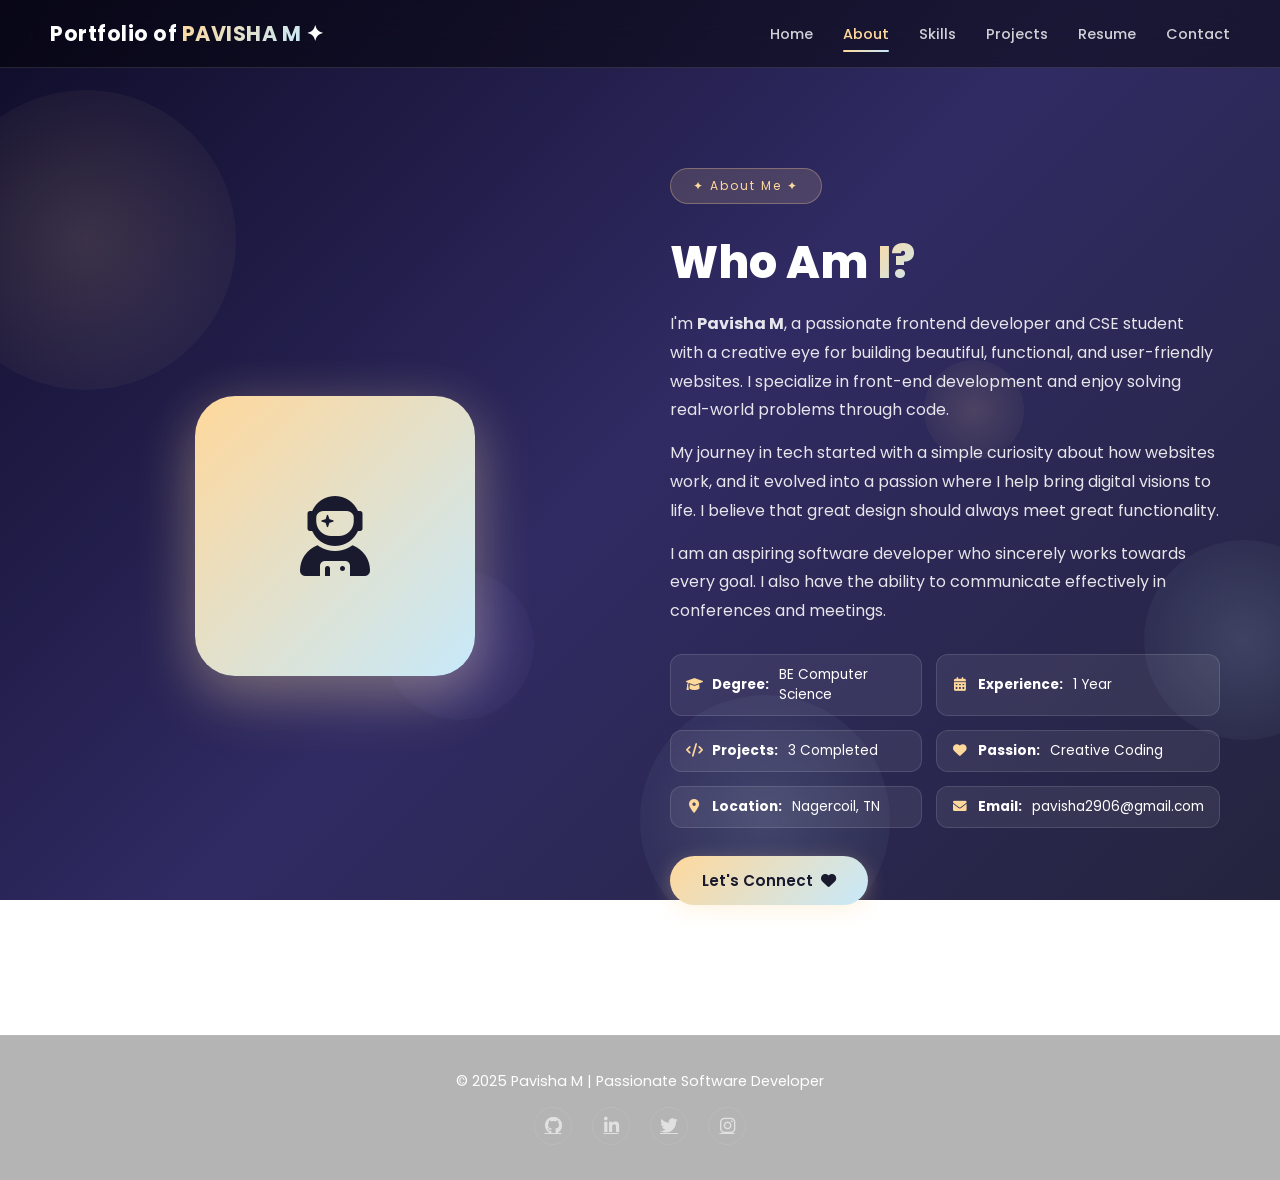
<file: about.html>
<!DOCTYPE html>
<html lang="en">
<head>
    <meta charset="UTF-8">
    <meta name="viewport" content="width=device-width, initial-scale=1.0">
    <title>About | Pavisha M Portfolio</title>
    <link rel="stylesheet" href="style.css">
    <link href="https://fonts.googleapis.com/css2?family=Poppins:wght@300;400;500;600;700;800&display=swap" rel="stylesheet">
    <link rel="stylesheet" href="https://cdnjs.cloudflare.com/ajax/libs/font-awesome/6.0.0-beta3/css/all.min.css">
</head>
<body>

<div class="bg-particles">
    <div class="particle"></div><div class="particle"></div>
    <div class="particle"></div><div class="particle"></div>
    <div class="particle"></div>
</div>

<nav>
    <h2 class="logo">Portfolio of <span>PAVISHA M</span> ✦</h2>
    <ul>
        <li><a href="index.html">Home</a></li>
        <li><a href="about.html" class="active">About</a></li>
        <li><a href="skills.html">Skills</a></li>
        <li><a href="projects.html">Projects</a></li>
        <li><a href="resume.html">Resume</a></li>
        <li><a href="contact.html">Contact</a></li>
    </ul>
    <div class="menu-toggle"><i class="fas fa-bars"></i></div>
</nav>

<section class="content about-section">
    <div class="about-container">
        <div class="about-image">
            <div class="image-placeholder">
                <i class="fas fa-user-astronaut"></i>
            </div>
            <div class="image-glow"></div>
        </div>
        <div class="about-text">
            <div class="hero-badge">✦ About Me ✦</div>
            <h1>Who Am <span class="gradient-text">I?</span></h1>
            <p>I'm <strong>Pavisha M</strong>, a passionate frontend developer and CSE student with a creative eye for building beautiful, functional, and user-friendly websites. I specialize in front-end development and enjoy solving real-world problems through code.</p>
            <p>My journey in tech started with a simple curiosity about how websites work, and it evolved into a passion where I help bring digital visions to life. I believe that great design should always meet great functionality.</p>
            <p>I am an aspiring software developer who sincerely works towards every goal. I also have the ability to communicate effectively in conferences and meetings.</p>

            <div class="about-info">
                <div><i class="fas fa-graduation-cap"></i> <strong>Degree:</strong> BE Computer Science</div>
                <div><i class="fas fa-calendar-alt"></i> <strong>Experience:</strong> 1 Year</div>
                <div><i class="fas fa-code"></i> <strong>Projects:</strong> 3 Completed</div>
                <div><i class="fas fa-heart"></i> <strong>Passion:</strong> Creative Coding</div>
                <div><i class="fas fa-map-marker-alt"></i> <strong>Location:</strong> Nagercoil, TN</div>
                <div><i class="fas fa-envelope"></i> <strong>Email:</strong> pavisha2906@gmail.com</div>
            </div>

            <button onclick="window.location.href='contact.html'" class="btn-primary">Let's Connect <i class="fas fa-heart"></i></button>
        </div>
    </div>
</section>

<footer>
    <p>© 2025 Pavisha M | Passionate Software Developer</p>
    <div class="footer-social">
        <a href="https://github.com/PAVISHAM" target="_blank"><i class="fab fa-github"></i></a>
        <a href="#"><i class="fab fa-linkedin-in"></i></a>
        <a href="#"><i class="fab fa-twitter"></i></a>
        <a href="#"><i class="fab fa-instagram"></i></a>
    </div>
</footer>

<script src="script.js"></script>
</body>
</html>
</file>
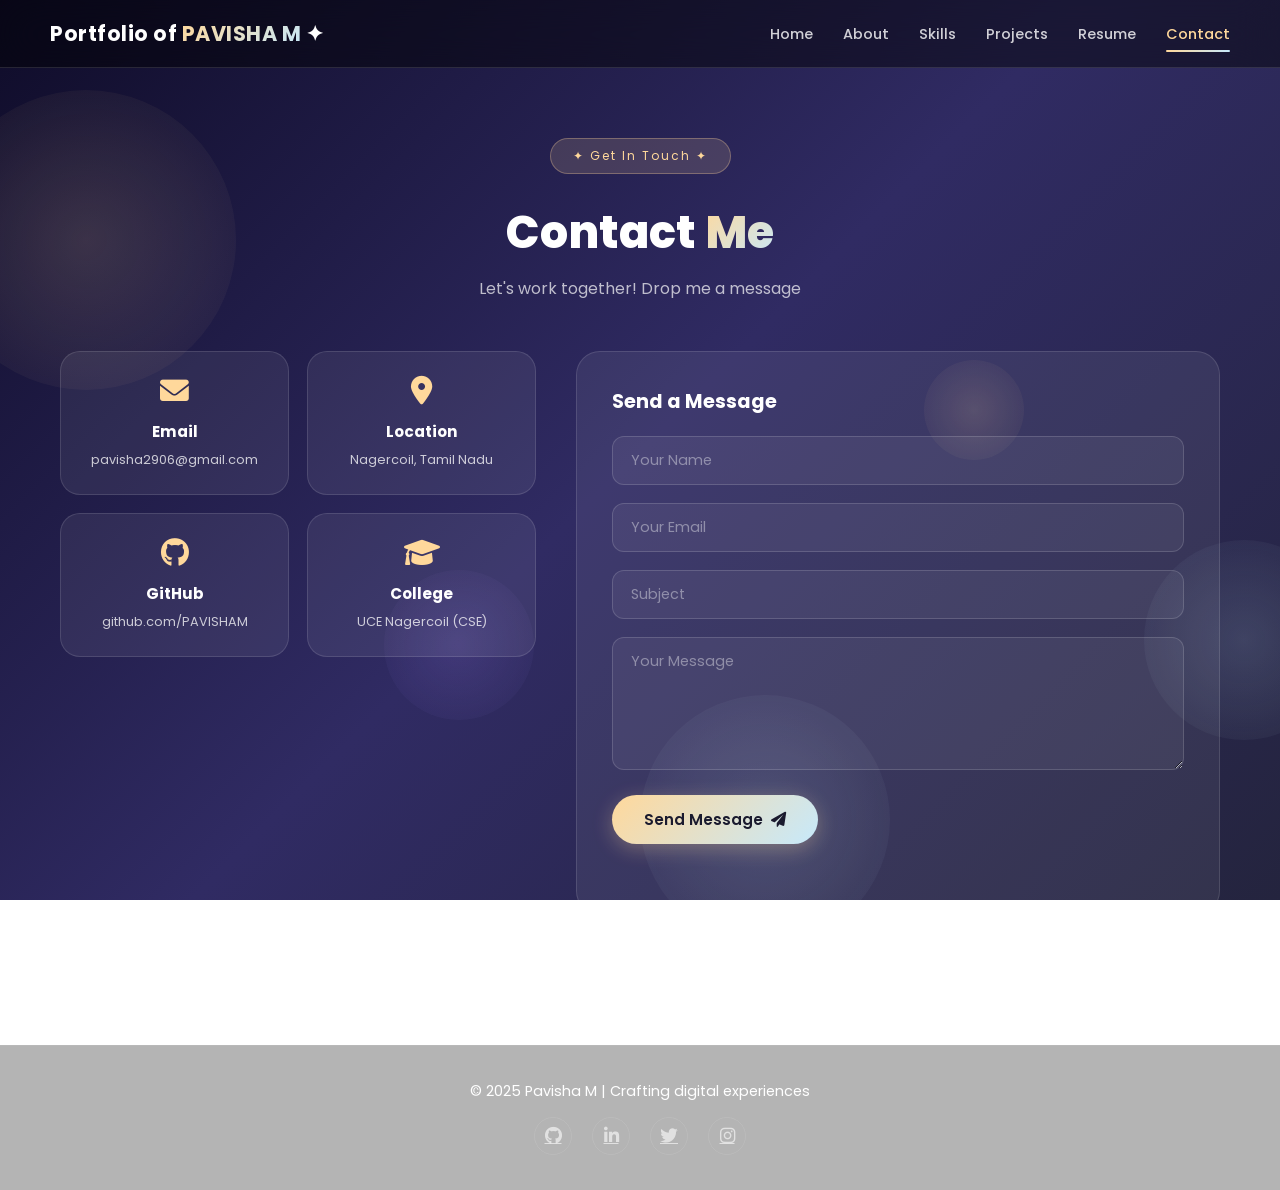
<file: contact.html>
<!DOCTYPE html>
<html lang="en">
<head>
    <meta charset="UTF-8">
    <meta name="viewport" content="width=device-width, initial-scale=1.0">
    <title>Contact | Pavisha M Portfolio</title>
    <link rel="stylesheet" href="style.css">
    <link href="https://fonts.googleapis.com/css2?family=Poppins:wght@300;400;500;600;700;800&display=swap" rel="stylesheet">
    <link rel="stylesheet" href="https://cdnjs.cloudflare.com/ajax/libs/font-awesome/6.0.0-beta3/css/all.min.css">
</head>
<body>

<div class="bg-particles">
    <div class="particle"></div><div class="particle"></div>
    <div class="particle"></div><div class="particle"></div>
    <div class="particle"></div>
</div>

<nav>
    <h2 class="logo">Portfolio of <span>PAVISHA M</span> ✦</h2>
    <ul>
        <li><a href="index.html">Home</a></li>
        <li><a href="about.html">About</a></li>
        <li><a href="skills.html">Skills</a></li>
        <li><a href="projects.html">Projects</a></li>
        <li><a href="resume.html">Resume</a></li>
        <li><a href="contact.html" class="active">Contact</a></li>
    </ul>
    <div class="menu-toggle"><i class="fas fa-bars"></i></div>
</nav>

<section class="content contact-section">
    <div class="hero-badge">✦ Get In Touch ✦</div>
    <h1>Contact <span class="gradient-text">Me</span></h1>
    <p class="section-subtitle">Let's work together! Drop me a message</p>

    <div class="contact-container">
        <div class="contact-info">
            <div class="info-card">
                <i class="fas fa-envelope"></i>
                <h3>Email</h3>
                <p>pavisha2906@gmail.com</p>
            </div>
            <div class="info-card">
                <i class="fas fa-map-marker-alt"></i>
                <h3>Location</h3>
                <p>Nagercoil, Tamil Nadu</p>
            </div>
            <div class="info-card">
                <i class="fab fa-github"></i>
                <h3>GitHub</h3>
                <p>github.com/PAVISHAM</p>
            </div>
            <div class="info-card">
                <i class="fas fa-graduation-cap"></i>
                <h3>College</h3>
                <p>UCE Nagercoil (CSE)</p>
            </div>
        </div>

        <form class="contact-form" id="contactForm" onsubmit="return sendMessage(event)">
            <h3 style="margin-bottom:20px; font-size:1.2rem;">Send a Message</h3>
            <div class="form-group">
                <input type="text" id="name" placeholder="Your Name" required>
            </div>
            <div class="form-group">
                <input type="email" id="email" placeholder="Your Email" required>
            </div>
            <div class="form-group">
                <input type="text" id="subject" placeholder="Subject">
            </div>
            <div class="form-group">
                <textarea id="message" rows="5" placeholder="Your Message" required></textarea>
            </div>
            <button type="submit" class="btn-primary">Send Message <i class="fas fa-paper-plane"></i></button>
            <div id="formStatus" class="form-status"></div>
        </form>
    </div>
</section>

<footer>
    <p>© 2025 Pavisha M | Crafting digital experiences</p>
    <div class="footer-social">
        <a href="https://github.com/PAVISHAM" target="_blank"><i class="fab fa-github"></i></a>
        <a href="#"><i class="fab fa-linkedin-in"></i></a>
        <a href="#"><i class="fab fa-twitter"></i></a>
        <a href="#"><i class="fab fa-instagram"></i></a>
    </div>
</footer>

<script src="script.js"></script>
</body>
</html>
</file>
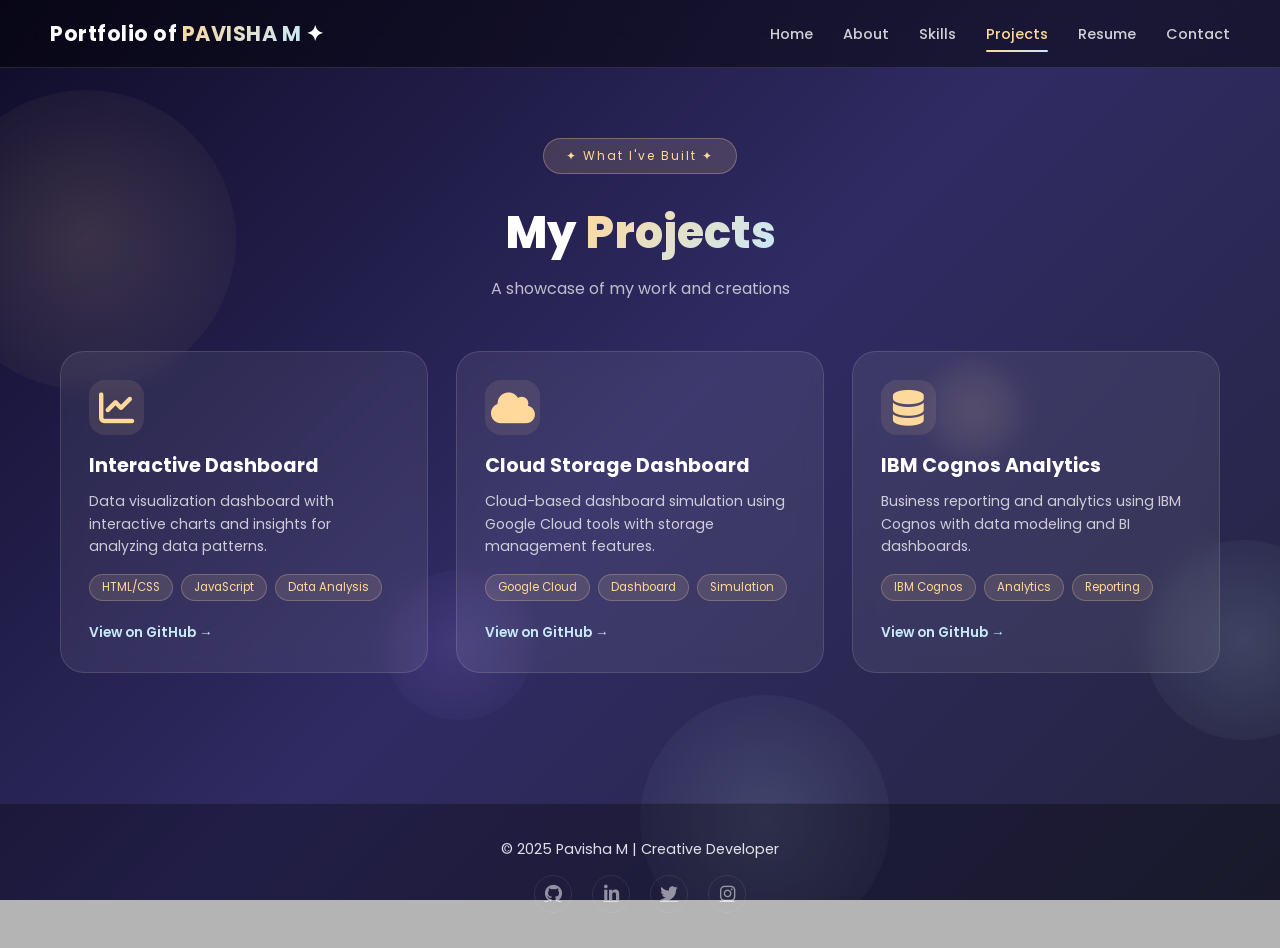
<file: projects.html>
<!DOCTYPE html>
<html lang="en">
<head>
    <meta charset="UTF-8">
    <meta name="viewport" content="width=device-width, initial-scale=1.0">
    <title>Projects | Pavisha M Portfolio</title>
    <link rel="stylesheet" href="style.css">
    <link href="https://fonts.googleapis.com/css2?family=Poppins:wght@300;400;500;600;700;800&display=swap" rel="stylesheet">
    <link rel="stylesheet" href="https://cdnjs.cloudflare.com/ajax/libs/font-awesome/6.0.0-beta3/css/all.min.css">
</head>
<body>

<div class="bg-particles">
    <div class="particle"></div><div class="particle"></div>
    <div class="particle"></div><div class="particle"></div>
    <div class="particle"></div>
</div>

<nav>
    <h2 class="logo">Portfolio of <span>PAVISHA M</span> ✦</h2>
    <ul>
        <li><a href="index.html">Home</a></li>
        <li><a href="about.html">About</a></li>
        <li><a href="skills.html">Skills</a></li>
        <li><a href="projects.html" class="active">Projects</a></li>
        <li><a href="resume.html">Resume</a></li>
        <li><a href="contact.html">Contact</a></li>
    </ul>
    <div class="menu-toggle"><i class="fas fa-bars"></i></div>
</nav>

<section class="content">
    <div class="hero-badge">✦ What I've Built ✦</div>
    <h1>My <span class="gradient-text">Projects</span></h1>
    <p class="section-subtitle">A showcase of my work and creations</p>

    <div class="projects-grid">

        <div class="card" onclick="showProjectModal('Interactive Dashboard', 'A data visualization dashboard with interactive charts and insights. Built using HTML, CSS, and JavaScript with real-time chart updates and user-friendly interface.')">
            <div class="card-icon"><i class="fas fa-chart-line"></i></div>
            <h3>Interactive Dashboard</h3>
            <p>Data visualization dashboard with interactive charts and insights for analyzing data patterns.</p>
            <div class="card-tags">
                <span>HTML/CSS</span>
                <span>JavaScript</span>
                <span>Data Analysis</span>
            </div>
            <a href="https://github.com/PAVISHAM/INTERACTIVE-FORM-VALIDATION" target="_blank" class="card-link" onclick="event.stopPropagation()">View on GitHub →</a>
        </div>

        <div class="card" onclick="showProjectModal('Cloud Storage Dashboard', 'Cloud-based dashboard simulation built using Google Cloud tools. Features cloud storage management, data analytics, and real-time monitoring capabilities.')">
            <div class="card-icon"><i class="fas fa-cloud"></i></div>
            <h3>Cloud Storage Dashboard</h3>
            <p>Cloud-based dashboard simulation using Google Cloud tools with storage management features.</p>
            <div class="card-tags">
                <span>Google Cloud</span>
                <span>Dashboard</span>
                <span>Simulation</span>
            </div>
            <a href="https://github.com/PAVISHAM/cloud-storage-project" target="_blank" class="card-link" onclick="event.stopPropagation()">View on GitHub →</a>
        </div>

        <div class="card" onclick="showProjectModal('IBM Cognos Analytics', 'Business reporting and analytics project using IBM Cognos. Includes data modeling, report generation, and business intelligence dashboards for decision making.')">
            <div class="card-icon"><i class="fas fa-database"></i></div>
            <h3>IBM Cognos Analytics</h3>
            <p>Business reporting and analytics using IBM Cognos with data modeling and BI dashboards.</p>
            <div class="card-tags">
                <span>IBM Cognos</span>
                <span>Analytics</span>
                <span>Reporting</span>
            </div>
            <a href="https://github.com/PAVISHAM/IBM-Cognos-Analytics-Project-" target="_blank" class="card-link" onclick="event.stopPropagation()">View on GitHub →</a>
        </div>

    </div>
</section>

<!-- Project Modal -->
<div class="modal" id="projectModal">
    <div class="modal-content">
        <span class="modal-close" onclick="closeModal()">&times;</span>
        <div class="modal-icon"><i class="fas fa-rocket"></i></div>
        <h2 id="modalTitle"></h2>
        <p id="modalDesc"></p>
        <button class="btn-primary" onclick="closeModal()">Close</button>
    </div>
</div>

<footer>
    <p>© 2025 Pavisha M | Creative Developer</p>
    <div class="footer-social">
        <a href="https://github.com/PAVISHAM" target="_blank"><i class="fab fa-github"></i></a>
        <a href="#"><i class="fab fa-linkedin-in"></i></a>
        <a href="#"><i class="fab fa-twitter"></i></a>
        <a href="#"><i class="fab fa-instagram"></i></a>
    </div>
</footer>

<script src="script.js"></script>
</body>
</html>
</file>
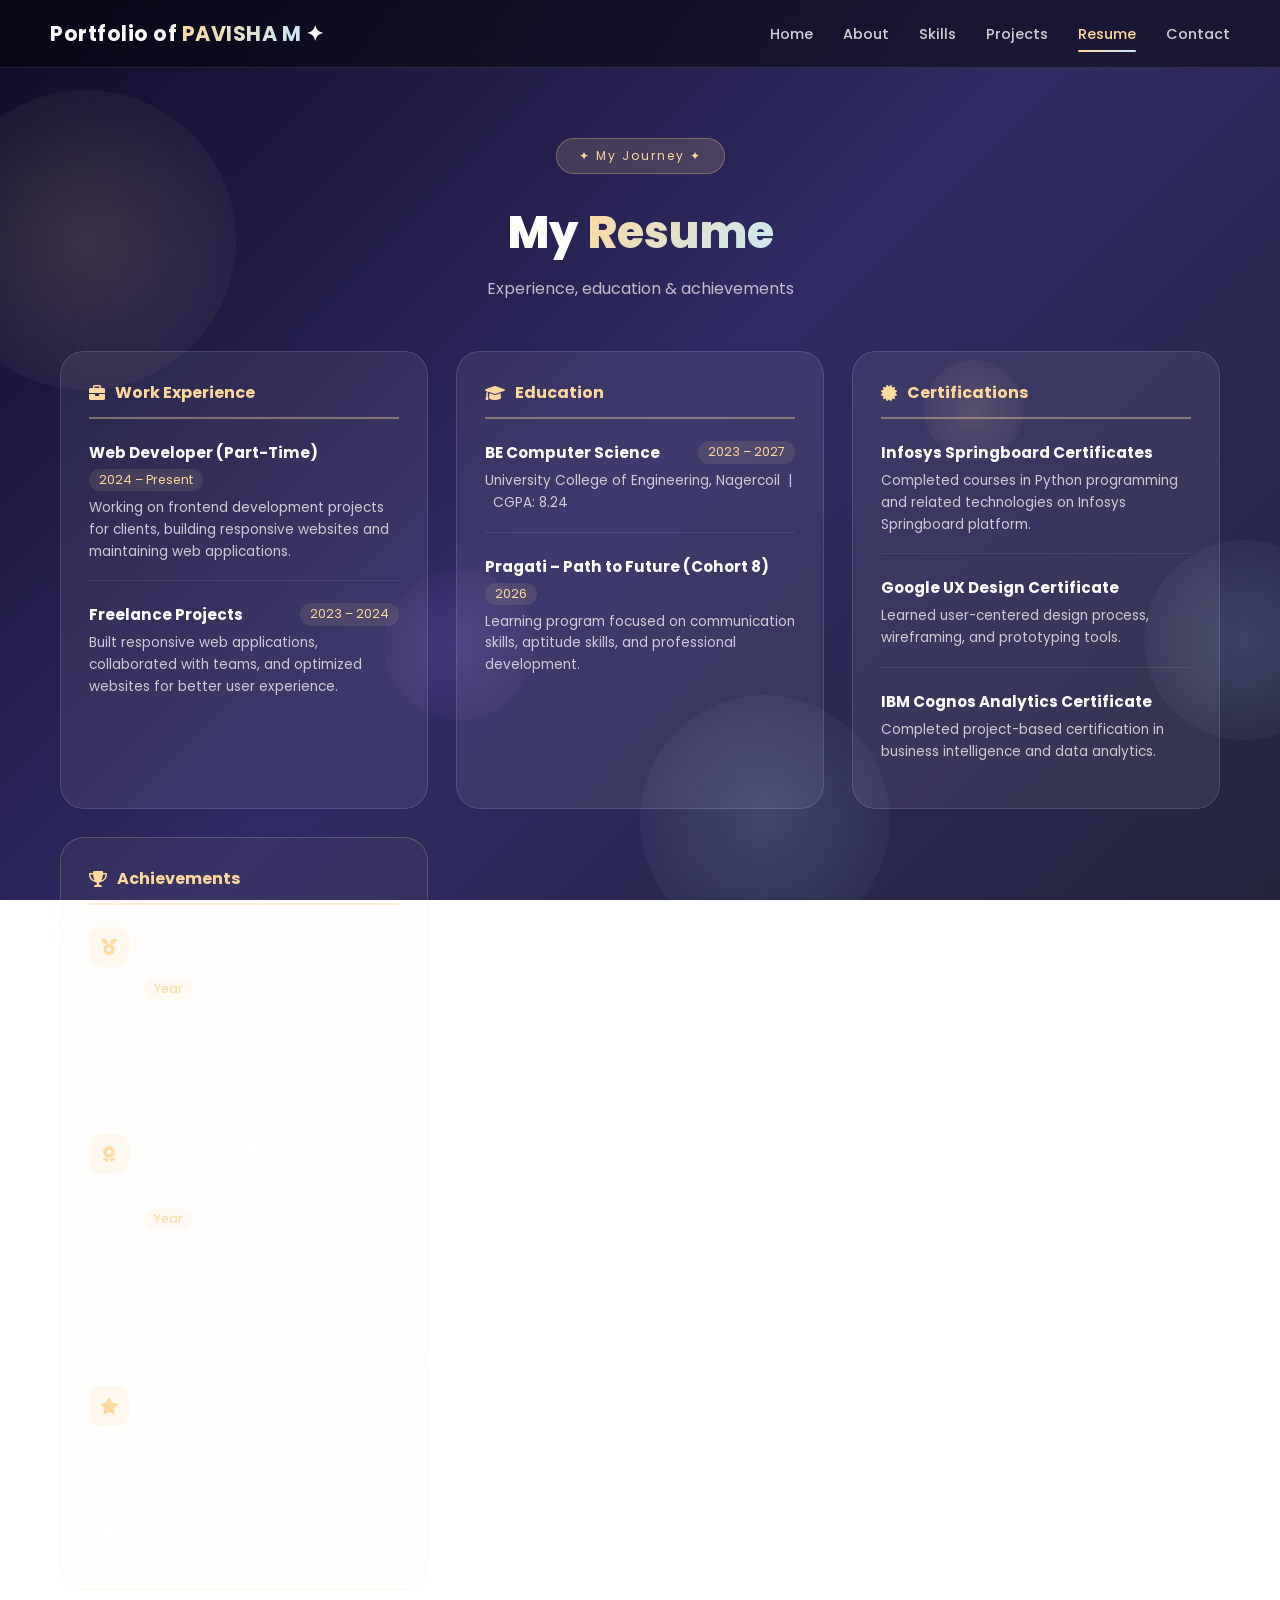
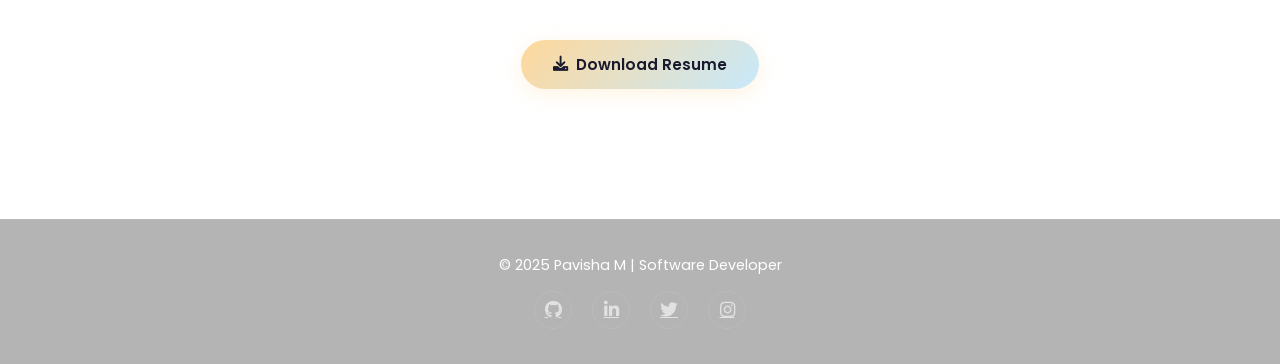
<file: resume.html>
<!DOCTYPE html>
<html lang="en">
<head>
    <meta charset="UTF-8">
    <meta name="viewport" content="width=device-width, initial-scale=1.0">
    <title>Resume | Pavisha M Portfolio</title>
    <link rel="stylesheet" href="style.css">
    <link href="https://fonts.googleapis.com/css2?family=Poppins:wght@300;400;500;600;700;800&display=swap" rel="stylesheet">
    <link rel="stylesheet" href="https://cdnjs.cloudflare.com/ajax/libs/font-awesome/6.0.0-beta3/css/all.min.css">
</head>
<body>

<div class="bg-particles">
    <div class="particle"></div><div class="particle"></div>
    <div class="particle"></div><div class="particle"></div>
    <div class="particle"></div>
</div>

<nav>
    <h2 class="logo">Portfolio of <span>PAVISHA M</span> ✦</h2>
    <ul>
        <li><a href="index.html">Home</a></li>
        <li><a href="about.html">About</a></li>
        <li><a href="skills.html">Skills</a></li>
        <li><a href="projects.html">Projects</a></li>
        <li><a href="resume.html" class="active">Resume</a></li>
        <li><a href="contact.html">Contact</a></li>
    </ul>
    <div class="menu-toggle"><i class="fas fa-bars"></i></div>
</nav>

<section class="content resume-section">
    <div class="hero-badge">✦ My Journey ✦</div>
    <h1>My <span class="gradient-text">Resume</span></h1>
    <p class="section-subtitle">Experience, education & achievements</p>

    <div class="resume-container">

        <!-- Work Experience -->
        <div class="resume-card">
            <h3><i class="fas fa-briefcase"></i> Work Experience</h3>
            <div class="resume-item">
                <h4>Web Developer (Part-Time) <span>2024 – Present</span></h4>
                <p>Working on frontend development projects for clients, building responsive websites and maintaining web applications.</p>
            </div>
            <div class="resume-item">
                <h4>Freelance Projects <span>2023 – 2024</span></h4>
                <p>Built responsive web applications, collaborated with teams, and optimized websites for better user experience.</p>
            </div>
        </div>

        <!-- Education -->
        <div class="resume-card">
            <h3><i class="fas fa-graduation-cap"></i> Education</h3>
            <div class="resume-item">
                <h4>BE Computer Science <span>2023 – 2027</span></h4>
                <p>University College of Engineering, Nagercoil &nbsp;|&nbsp; CGPA: 8.24</p>
            </div>
            <div class="resume-item">
                <h4>Pragati – Path to Future (Cohort 8) <span>2026</span></h4>
                <p>Learning program focused on communication skills, aptitude skills, and professional development.</p>
            </div>
        </div>

        <!-- Certifications -->
        <div class="resume-card">
            <h3><i class="fas fa-certificate"></i> Certifications</h3>
            <div class="resume-item">
                <h4>Infosys Springboard Certificates</h4>
                <p>Completed courses in Python programming and related technologies on Infosys Springboard platform.</p>
            </div>
            <div class="resume-item">
                <h4>Google UX Design Certificate</h4>
                <p>Learned user-centered design process, wireframing, and prototyping tools.</p>
            </div>
            <div class="resume-item">
                <h4>IBM Cognos Analytics Certificate</h4>
                <p>Completed project-based certification in business intelligence and data analytics.</p>
            </div>
        </div>

        <!-- 🏆 Achievements Section (NEW) -->
        <div class="resume-card achievements-card">
            <h3><i class="fas fa-trophy"></i> Achievements</h3>

            <div class="resume-item achievement-item">
                <div class="achievement-icon"><i class="fas fa-medal"></i></div>
                <div class="achievement-body">
                    <h4>I have achieved the infosys springboard certificates <span>Year</span></h4>
                    <p>This is theh website that helps to learn the useful courses i have comleted the python,agile methodolgy,cloud computing.</p>
                </div>
            </div>

            <div class="resume-item achievement-item">
                <div class="achievement-icon"><i class="fas fa-award"></i></div>
                <div class="achievement-body">
                    <h4>I have got the participation certificates in college level symposium<span>Year</span></h4>
                    <p>For this i  have choosen the topic as wearables and ai  which means it detect the sugar level and some other body related in the smart watches.</p>
                </div>
            </div>

            <div class="resume-item achievement-item">
                <div class="achievement-icon"><i class="fas fa-star"></i></div>
                <div class="achievement-body">
                    <h4>Data Analysis</h4> <span>Year</span></h4>
                    <p>Another achievement is selected for the ibm internship.</p>
                </div>
            </div>

            <p class="achievement-note"><i class="fas fa-info-circle"></i> Replace these placeholders with your actual achievements!</p>
        </div>

    </div>

    <div class="resume-download">
        <button onclick="downloadResume()" class="btn-primary"><i class="fas fa-download"></i> Download Resume</button>
    </div>
</section>

<footer>
    <p>© 2025 Pavisha M | Software Developer</p>
    <div class="footer-social">
        <a href="https://github.com/PAVISHAM" target="_blank"><i class="fab fa-github"></i></a>
        <a href="#"><i class="fab fa-linkedin-in"></i></a>
        <a href="#"><i class="fab fa-twitter"></i></a>
        <a href="#"><i class="fab fa-instagram"></i></a>
    </div>
</footer>

<script src="script.js"></script>
</body>
</html>
</file>
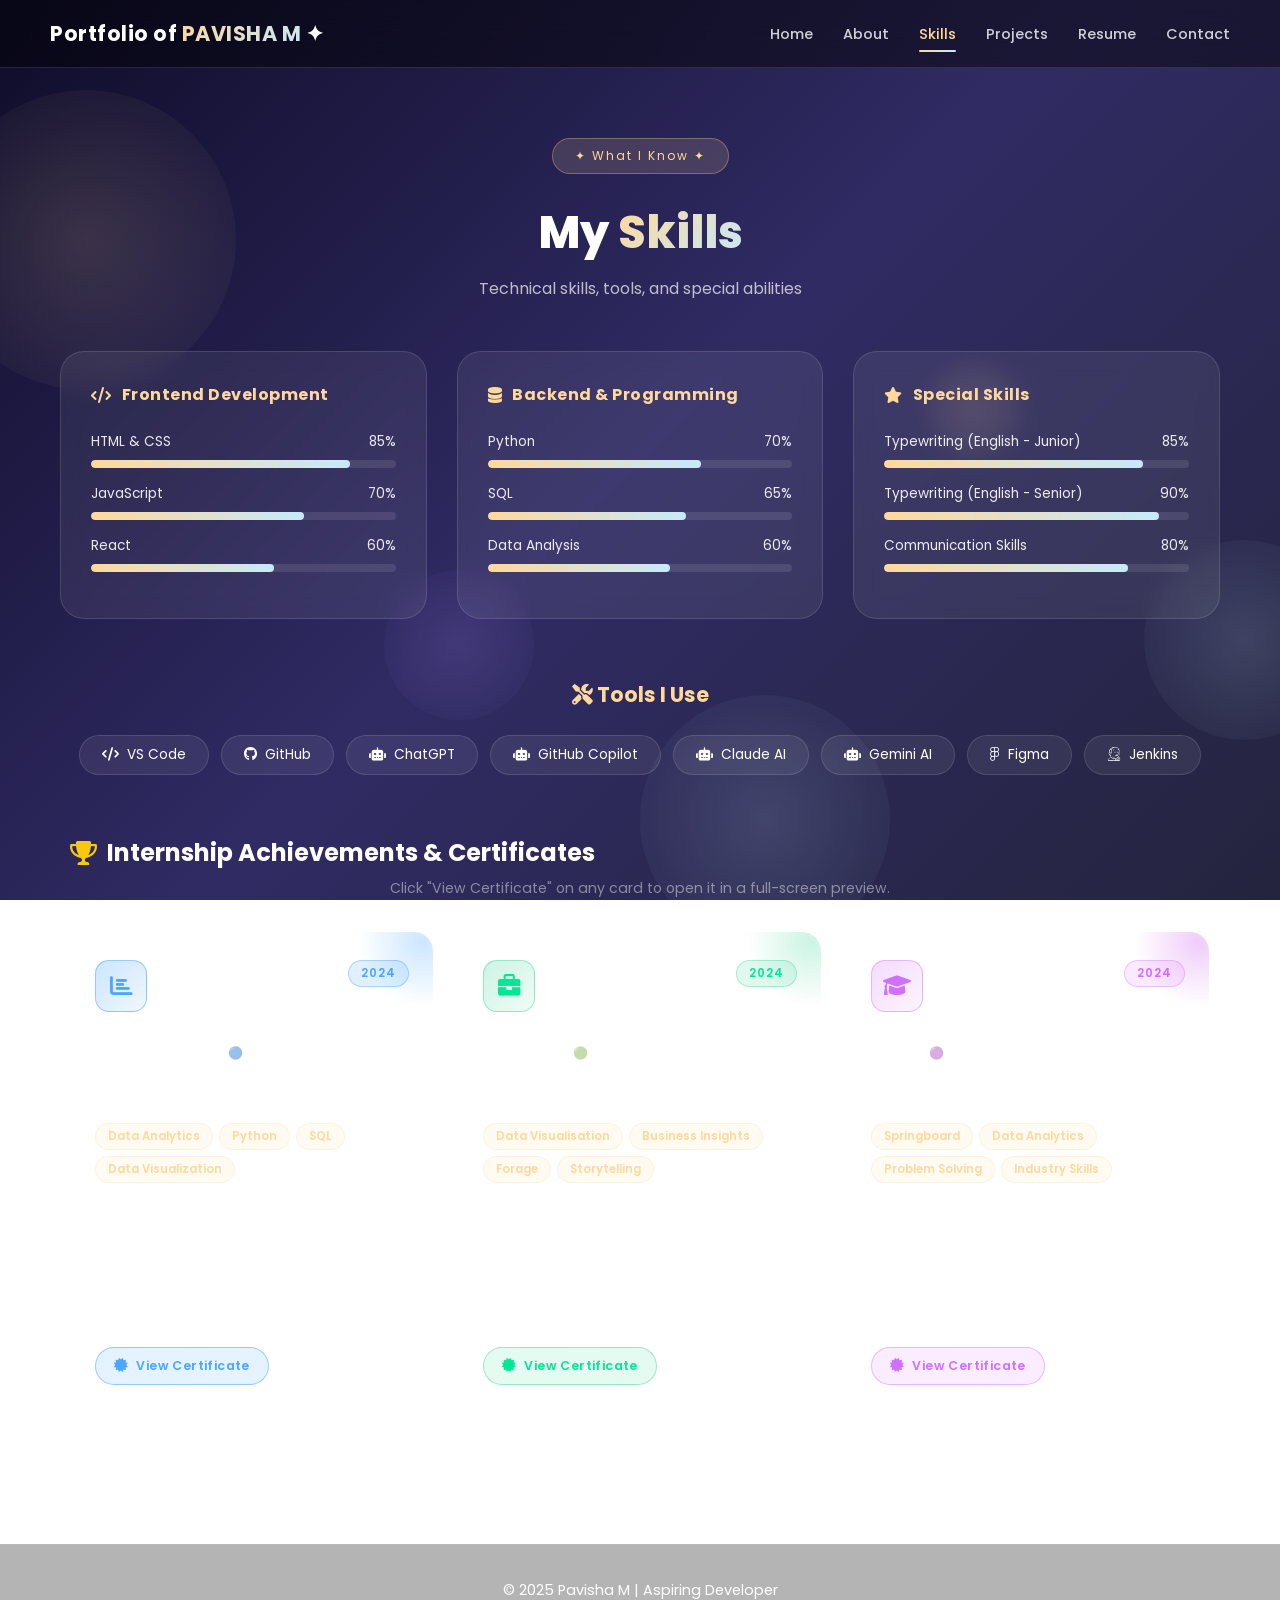
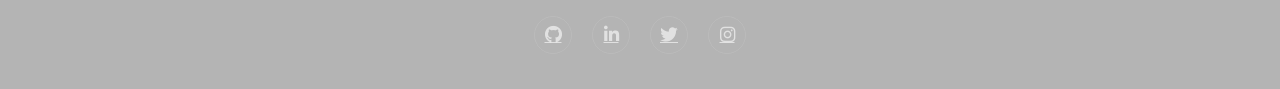
<file: skills.html>
<!DOCTYPE html>
<html lang="en">
<head>
    <meta charset="UTF-8">
    <meta name="viewport" content="width=device-width, initial-scale=1.0">
    <title>Skills | Pavisha M Portfolio</title>
    <link rel="stylesheet" href="style.css">
    <link href="https://fonts.googleapis.com/css2?family=Poppins:wght@300;400;500;600;700;800&display=swap" rel="stylesheet">
    <link rel="stylesheet" href="https://cdnjs.cloudflare.com/ajax/libs/font-awesome/6.0.0-beta3/css/all.min.css">

    <style>
        /* ===== ACHIEVEMENTS SECTION ===== */
        .achievements-section {
            margin-top: 60px;
            padding: 0 10px;
        }

        .achievements-section > h3 {
            font-size: 1.5rem;
            margin-bottom: 8px;
            color: var(--text, #fff);
            display: flex;
            align-items: center;
            gap: 10px;
        }

        .achievements-section > h3 i { color: #f6c90e; }

        .achievements-subtitle {
            font-size: 0.88rem;
            color: rgba(255,255,255,0.45);
            margin-bottom: 32px;
        }

        /* Grid */
        .achievements-grid {
            display: grid;
            grid-template-columns: repeat(auto-fill, minmax(290px, 1fr));
            gap: 24px;
        }

        /* Card base */
        .achievement-card {
            background: linear-gradient(135deg, rgba(255,255,255,0.07), rgba(255,255,255,0.02));
            border: 1px solid rgba(255,255,255,0.12);
            border-radius: 20px;
            padding: 28px 24px;
            position: relative;
            overflow: hidden;
            transition: transform 0.35s ease, box-shadow 0.35s ease, border-color 0.35s ease;
            display: flex;
            flex-direction: column;
        }

        .achievement-card::before {
            content: '';
            position: absolute;
            top: -55px; right: -55px;
            width: 130px; height: 130px;
            border-radius: 50%;
            background: radial-gradient(circle, rgba(246,201,14,0.16), transparent 70%);
            pointer-events: none;
        }

        .achievement-card:hover {
            transform: translateY(-7px);
            border-color: rgba(246,201,14,0.5);
            box-shadow: 0 18px 45px rgba(0,0,0,0.4);
        }

        /* ── IBM accent (blue) ── */
        .achievement-card.ibm::before { background: radial-gradient(circle, rgba(0,130,255,0.2), transparent 70%); }
        .achievement-card.ibm:hover   { border-color: rgba(0,130,255,0.5); }
        .achievement-card.ibm .card-icon { background: linear-gradient(135deg,rgba(0,130,255,0.2),rgba(0,130,255,0.06)); border-color: rgba(0,130,255,0.35); color:#4da6ff; }
        .achievement-card.ibm .card-year { color:#4da6ff; background:rgba(0,130,255,0.12); border-color:rgba(0,130,255,0.25); }
        .achievement-card.ibm .btn-cert  { color:#4da6ff; background:rgba(0,130,255,0.1); border-color:rgba(0,130,255,0.35); }
        .achievement-card.ibm .btn-cert:hover { background:rgba(0,130,255,0.22); color:#fff; box-shadow:0 4px 18px rgba(0,130,255,0.25); }

        /* ── TATA accent (green) ── */
        .achievement-card.tata::before { background: radial-gradient(circle, rgba(0,200,120,0.2), transparent 70%); }
        .achievement-card.tata:hover   { border-color: rgba(0,200,120,0.5); }
        .achievement-card.tata .card-icon { background: linear-gradient(135deg,rgba(0,200,120,0.2),rgba(0,200,120,0.06)); border-color: rgba(0,200,120,0.35); color:#00e896; }
        .achievement-card.tata .card-year { color:#00e896; background:rgba(0,200,120,0.12); border-color:rgba(0,200,120,0.25); }
        .achievement-card.tata .btn-cert  { color:#00e896; background:rgba(0,200,120,0.1); border-color:rgba(0,200,120,0.35); }
        .achievement-card.tata .btn-cert:hover { background:rgba(0,200,120,0.22); color:#fff; box-shadow:0 4px 18px rgba(0,200,120,0.25); }

        /* ── Infosys accent (purple) ── */
        .achievement-card.infosys::before { background: radial-gradient(circle, rgba(180,0,230,0.2), transparent 70%); }
        .achievement-card.infosys:hover   { border-color: rgba(200,80,255,0.5); }
        .achievement-card.infosys .card-icon { background: linear-gradient(135deg,rgba(200,80,255,0.2),rgba(200,80,255,0.06)); border-color: rgba(200,80,255,0.35); color:#d070ff; }
        .achievement-card.infosys .card-year { color:#d070ff; background:rgba(200,80,255,0.12); border-color:rgba(200,80,255,0.25); }
        .achievement-card.infosys .btn-cert  { color:#d070ff; background:rgba(200,80,255,0.1); border-color:rgba(200,80,255,0.35); }
        .achievement-card.infosys .btn-cert:hover { background:rgba(200,80,255,0.22); color:#fff; box-shadow:0 4px 18px rgba(200,80,255,0.25); }

        /* Card header row */
        .card-header {
            display: flex;
            align-items: flex-start;
            justify-content: space-between;
            margin-bottom: 16px;
        }

        .card-icon {
            width: 52px; height: 52px;
            border-radius: 14px;
            display: flex; align-items: center; justify-content: center;
            font-size: 1.4rem;
            background: linear-gradient(135deg,rgba(246,201,14,0.22),rgba(246,201,14,0.06));
            border: 1px solid rgba(246,201,14,0.3);
            color: #f6c90e;
            flex-shrink: 0;
        }

        .card-year {
            font-size: 0.72rem; font-weight: 600;
            letter-spacing: 1px; text-transform: uppercase;
            color: #f6c90e;
            background: rgba(246,201,14,0.12);
            border: 1px solid rgba(246,201,14,0.25);
            border-radius: 20px;
            padding: 4px 12px;
            white-space: nowrap;
        }

        .card-brand {
            font-size: 0.75rem; font-weight: 700;
            letter-spacing: 1.2px; text-transform: uppercase;
            color: rgba(255,255,255,0.45);
            margin-bottom: 8px;
        }

        .card-title {
            font-size: 1rem; font-weight: 700;
            color: #fff;
            margin-bottom: 10px;
            line-height: 1.35;
        }

        .card-tags {
            display: flex; flex-wrap: wrap; gap: 6px;
            margin-bottom: 12px;
        }

        .card-tag {
            font-size: 0.68rem; font-weight: 600;
            padding: 3px 9px; border-radius: 20px;
            background: rgba(255,255,255,0.07);
            color: rgba(255,255,255,0.55);
            border: 1px solid rgba(255,255,255,0.1);
        }

        .card-desc {
            font-size: 0.82rem;
            color: rgba(255,255,255,0.6);
            line-height: 1.65;
            margin-bottom: 22px;
            flex: 1;
        }

        /* View Certificate button */
        .btn-cert {
            display: inline-flex; align-items: center; gap: 8px;
            font-size: 0.78rem; font-weight: 600; letter-spacing: 0.4px;
            color: #f6c90e;
            background: rgba(246,201,14,0.1);
            border: 1px solid rgba(246,201,14,0.35);
            border-radius: 30px;
            padding: 9px 18px;
            cursor: pointer; text-decoration: none;
            transition: background 0.25s, color 0.25s, box-shadow 0.25s;
            align-self: flex-start;
        }
        .btn-cert:hover { background:rgba(246,201,14,0.22); box-shadow:0 4px 18px rgba(246,201,14,0.2); color:#fff; }
        .btn-cert i { font-size: 0.85rem; }

        /* ===== MODAL ===== */
        .cert-modal-overlay {
            display: none;
            position: fixed; inset: 0;
            background: rgba(0,0,0,0.85);
            z-index: 9999;
            align-items: center; justify-content: center;
            padding: 20px;
            backdrop-filter: blur(8px);
            -webkit-backdrop-filter: blur(8px);
        }
        .cert-modal-overlay.active { display: flex; animation: fadeIn 0.2s ease; }

        @keyframes fadeIn  { from{opacity:0} to{opacity:1} }
        @keyframes slideUp { from{transform:translateY(30px);opacity:0} to{transform:translateY(0);opacity:1} }

        .cert-modal {
            background: #12122a;
            border: 1px solid rgba(255,255,255,0.12);
            border-radius: 22px;
            max-width: 880px; width: 100%;
            max-height: 92vh;
            display: flex; flex-direction: column;
            overflow: hidden;
            animation: slideUp 0.3s ease;
        }

        .cert-modal-header {
            display: flex; align-items: center; justify-content: space-between;
            padding: 18px 24px;
            border-bottom: 1px solid rgba(255,255,255,0.08);
            gap: 12px;
        }

        .cert-modal-header-left { display:flex; align-items:center; gap:12px; }

        .cert-modal-badge {
            width:38px; height:38px; border-radius:10px;
            display:flex; align-items:center; justify-content:center;
            font-size:1.1rem; flex-shrink:0;
        }

        .cert-modal-title { font-size:0.97rem; font-weight:700; color:#fff; line-height:1.3; }
        .cert-modal-org   { font-size:0.75rem; color:rgba(255,255,255,0.45); margin-top:2px; }

        .cert-modal-close {
            width:36px; height:36px; border-radius:50%;
            border:1px solid rgba(255,255,255,0.15);
            background:rgba(255,255,255,0.06);
            color:rgba(255,255,255,0.6);
            font-size:0.95rem; cursor:pointer;
            display:flex; align-items:center; justify-content:center;
            transition:background 0.2s, color 0.2s; flex-shrink:0;
        }
        .cert-modal-close:hover { background:rgba(255,80,80,0.2); color:#ff6b6b; border-color:rgba(255,80,80,0.3); }

        .cert-modal-body {
            flex:1; overflow-y:auto;
            padding:24px;
            display:flex; align-items:center; justify-content:center;
            min-height:280px;
            background:rgba(0,0,0,0.2);
        }

        .cert-modal-body img {
            max-width:100%; max-height:62vh;
            border-radius:10px;
            box-shadow:0 10px 50px rgba(0,0,0,0.6);
            object-fit:contain;
        }

        .cert-modal-body iframe {
            width:100%; height:62vh;
            border:none; border-radius:10px;
        }

        .cert-placeholder { text-align:center; color:rgba(255,255,255,0.35); padding:20px; }
        .cert-placeholder i { font-size:3.5rem; margin-bottom:16px; display:block; opacity:0.5; }
        .cert-placeholder p { font-size:0.88rem; line-height:1.7; }
        .cert-placeholder code { background:rgba(255,255,255,0.08); padding:2px 7px; border-radius:5px; font-size:0.82rem; color:rgba(255,255,255,0.5); }

        .cert-modal-footer {
            padding:14px 24px;
            border-top:1px solid rgba(255,255,255,0.08);
            display:flex; justify-content:flex-end;
            background:rgba(0,0,0,0.15);
        }

        .btn-download {
            display:inline-flex; align-items:center; gap:8px;
            padding:9px 22px; border-radius:30px;
            font-size:0.82rem; font-weight:700;
            background:linear-gradient(135deg,#f6c90e,#d4a800);
            color:#111; text-decoration:none; border:none; cursor:pointer;
            transition:opacity 0.2s, transform 0.2s;
        }
        .btn-download:hover { opacity:0.88; transform:scale(1.03); }

        @media (max-width:640px) {
            .achievements-grid { grid-template-columns:1fr; }
            .cert-modal { border-radius:16px; }
            .cert-modal-body img,
            .cert-modal-body iframe { max-height:55vh; height:55vh; }
        }
    </style>
</head>
<body>

<div class="bg-particles">
    <div class="particle"></div><div class="particle"></div>
    <div class="particle"></div><div class="particle"></div>
    <div class="particle"></div>
</div>

<nav>
    <h2 class="logo">Portfolio of <span>PAVISHA M</span> ✦</h2>
    <ul>
        <li><a href="index.html">Home</a></li>
        <li><a href="about.html">About</a></li>
        <li><a href="skills.html" class="active">Skills</a></li>
        <li><a href="projects.html">Projects</a></li>
        <li><a href="resume.html">Resume</a></li>
        <li><a href="contact.html">Contact</a></li>
    </ul>
    <div class="menu-toggle"><i class="fas fa-bars"></i></div>
</nav>

<section class="content">
    <div class="hero-badge">✦ What I Know ✦</div>
    <h1>My <span class="gradient-text">Skills</span></h1>
    <p class="section-subtitle">Technical skills, tools, and special abilities</p>

    <!-- ===== SKILL BARS ===== -->
    <div class="skills-container">

        <div class="skill-category">
            <h3><i class="fas fa-code"></i> Frontend Development</h3>
            <div class="skill">
                <p>HTML & CSS <span>85%</span></p>
                <div class="bar"><div class="progress" style="width:0%" data-width="85%"></div></div>
            </div>
            <div class="skill">
                <p>JavaScript <span>70%</span></p>
                <div class="bar"><div class="progress" style="width:0%" data-width="70%"></div></div>
            </div>
            <div class="skill">
                <p>React <span>60%</span></p>
                <div class="bar"><div class="progress" style="width:0%" data-width="60%"></div></div>
            </div>
        </div>

        <div class="skill-category">
            <h3><i class="fas fa-database"></i> Backend & Programming</h3>
            <div class="skill">
                <p>Python <span>70%</span></p>
                <div class="bar"><div class="progress" style="width:0%" data-width="70%"></div></div>
            </div>
            <div class="skill">
                <p>SQL <span>65%</span></p>
                <div class="bar"><div class="progress" style="width:0%" data-width="65%"></div></div>
            </div>
            <div class="skill">
                <p>Data Analysis <span>60%</span></p>
                <div class="bar"><div class="progress" style="width:0%" data-width="60%"></div></div>
            </div>
        </div>

        <div class="skill-category">
            <h3><i class="fas fa-star"></i> Special Skills</h3>
            <div class="skill">
                <p>Typewriting (English - Junior) <span>85%</span></p>
                <div class="bar"><div class="progress" style="width:0%" data-width="85%"></div></div>
            </div>
            <div class="skill">
                <p>Typewriting (English - Senior) <span>90%</span></p>
                <div class="bar"><div class="progress" style="width:0%" data-width="90%"></div></div>
            </div>
            <div class="skill">
                <p>Communication Skills <span>80%</span></p>
                <div class="bar"><div class="progress" style="width:0%" data-width="80%"></div></div>
            </div>
        </div>

    </div>

    <!-- ===== TOOLS ===== -->
    <div class="tools-section">
        <h3><i class="fas fa-tools"></i> Tools I Use</h3>
        <div class="tools-cloud">
            <span class="tool-tag"><i class="fas fa-code"></i> VS Code</span>
            <span class="tool-tag"><i class="fab fa-github"></i> GitHub</span>
            <span class="tool-tag"><i class="fas fa-robot"></i> ChatGPT</span>
            <span class="tool-tag"><i class="fas fa-robot"></i> GitHub Copilot</span>
            <span class="tool-tag"><i class="fas fa-robot"></i> Claude AI</span>
            <span class="tool-tag"><i class="fas fa-robot"></i> Gemini AI</span>
            <span class="tool-tag"><i class="fab fa-figma"></i> Figma</span>
            <span class="tool-tag"><i class="fab fa-jenkins"></i> Jenkins</span>
        </div>
    </div>

    <!-- ================================================================
         ACHIEVEMENTS & CERTIFICATES
         ================================================================
         STEPS TO ATTACH YOUR REAL CERTIFICATES
         ────────────────────────────────────────
         1. Create a folder called  certificates/  in the same directory
            as this skills.html file.

         2. Copy each certificate file into that folder and name them:
              certificates/ibm-data-analytics.pdf       (or .jpg / .png)
              certificates/tata-data-analytics.pdf
              certificates/infosys-springboard.pdf

         3. In each card's <a class="btn-cert"> tag below, update:
              data-cert  → the path matching your file name above
              data-type  → "pdf"  if it's a PDF
                           "image" if it's a JPG or PNG

         4. That's it! The View Certificate button will open it in a
            full-screen popup. Visitors can also download it.
         ================================================================ -->

    <div class="achievements-section">
        <h3><i class="fas fa-trophy"></i> Internship Achievements &amp; Certificates</h3>
        <p class="achievements-subtitle">Click "View Certificate" on any card to open it in a full-screen preview.</p>

        <div class="achievements-grid">

            <!-- ─────────── IBM DATA ANALYTICS ─────────── -->
            <div class="achievement-card ibm">
                <div class="card-header">
                    <div class="card-icon"><i class="fas fa-chart-bar"></i></div>
                    <span class="card-year">2024</span>
                </div>
                <div class="card-brand">🔵 IBM</div>
                <div class="card-title">Data Analytics Professional Certificate</div>
                <div class="card-tags">
                    <span class="card-tag">Data Analytics</span>
                    <span class="card-tag">Python</span>
                    <span class="card-tag">SQL</span>
                    <span class="card-tag">Data Visualization</span>
                </div>
                <div class="card-desc">
                    Completed IBM's Data Analytics program covering data wrangling,
                    statistical analysis, Python for data science, SQL querying, and
                    building interactive dashboards using real-world datasets.
                </div>
                <!--
                    ✏️ UPDATE data-cert with your actual filename.
                    Example:  data-cert="certificates/ibm-data-analytics.pdf"
                    If it is a JPG/PNG:  data-type="image"
                -->
                <a class="btn-cert"
                   href="c:\Users\LENOVO\Pictures\IBM.jpeg"
                   data-cert="certificates/ibm-data-analytics.pdf"
                   data-type="png"
                   data-title="IBM Data Analytics Professional Certificate"
                   data-org="IBM">
                    <i class="fas fa-certificate"></i> View Certificate
                </a>
            </div>

            <!-- ─────────── TATA FORAGE DATA ANALYTICS ─────────── -->
            <div class="achievement-card tata">
                <div class="card-header">
                    <div class="card-icon"><i class="fas fa-briefcase"></i></div>
                    <span class="card-year">2024</span>
                </div>
                <div class="card-brand">🟢 TATA &middot; Forage</div>
                <div class="card-title">Data Visualisation: Empowering Business with Effective Insights</div>
                <div class="card-tags">
                    <span class="card-tag">Data Visualisation</span>
                    <span class="card-tag">Business Insights</span>
                    <span class="card-tag">Forage</span>
                    <span class="card-tag">Storytelling</span>
                </div>
                <div class="card-desc">
                    Virtual internship experience with Tata Consultancy Services via Forage,
                    focusing on data visualisation techniques and communicating business
                    insights to senior leadership through effective dashboards and storytelling.
                </div>
                <!--
                    ✏️ UPDATE data-cert with your actual filename.
                    Example:  data-cert="certificates/tata-data-analytics.pdf"
                -->
                <a class="btn-cert"
                   href="c:\Users\LENOVO\Pictures\Screenshots\Screenshot 2026-02-09 203016.png"
                   data-cert="certificates/tata-data-analytics.pdf"
                   data-type="png"
                   data-title="TATA Forage — Data Visualisation Certificate"
                   data-org="TATA · Forage">
                    <i class="fas fa-certificate"></i> View Certificate
                </a>
            </div>

            <!-- ─────────── INFOSYS SPRINGBOARD ─────────── -->
            <div class="achievement-card infosys">
                <div class="card-header">
                    <div class="card-icon"><i class="fas fa-graduation-cap"></i></div>
                    <span class="card-year">2024</span>
                </div>
                <div class="card-brand">🟣 Infosys Springboard</div>
                <div class="card-title">Infosys Springboard Internship Program</div>
                <div class="card-tags">
                    <span class="card-tag">Springboard</span>
                    <span class="card-tag">Data Analytics</span>
                    <span class="card-tag">Problem Solving</span>
                    <span class="card-tag">Industry Skills</span>
                </div>
                <div class="card-desc">
                    Completed the Infosys Springboard internship program, gaining hands-on
                    exposure to industry tools, analytical thinking, and real-world
                    problem-solving practices under the guidance of Infosys mentors.
                </div>
                <!--
                    ✏️ UPDATE data-cert with your actual filename.
                    Example:  data-cert="certificates/infosys-springboard.pdf"
                -->
                <a class="btn-cert"
                   href="c:\Users\LENOVO\Pictures\Screenshots\Screenshot 2026-02-09 203116.png"
                   data-cert="certificates/infosys-springboard.pdf"
                   data-type="png"
                   data-title="Infosys Springboard Internship Certificate"
                   data-org="Infosys Springboard">
                    <i class="fas fa-certificate"></i> View Certificate
                </a>
            </div>

        </div><!-- end .achievements-grid -->
    </div><!-- end .achievements-section -->

</section>

<footer>
    <p>© 2025 Pavisha M | Aspiring Developer</p>
    <div class="footer-social">
        <a href="https://github.com/PAVISHAM" target="_blank"><i class="fab fa-github"></i></a>
        <a href="#"><i class="fab fa-linkedin-in"></i></a>
        <a href="#"><i class="fab fa-twitter"></i></a>
        <a href="#"><i class="fab fa-instagram"></i></a>
    </div>
</footer>

<!-- ===== CERTIFICATE POPUP MODAL ===== -->
<div class="cert-modal-overlay" id="certModal" role="dialog" aria-modal="true" aria-labelledby="certModalTitle">
    <div class="cert-modal">

        <div class="cert-modal-header">
            <div class="cert-modal-header-left">
                <div class="cert-modal-badge"
                     style="background:rgba(246,201,14,0.15);border:1px solid rgba(246,201,14,0.3);color:#f6c90e;">
                    <i class="fas fa-certificate"></i>
                </div>
                <div>
                    <div class="cert-modal-title" id="certModalTitle">Certificate</div>
                    <div class="cert-modal-org"   id="certModalOrg"></div>
                </div>
            </div>
            <button class="cert-modal-close" id="certModalClose" aria-label="Close">
                <i class="fas fa-times"></i>
            </button>
        </div>

        <div class="cert-modal-body" id="certModalBody">
            <!-- Injected by JS -->
        </div>

        <div class="cert-modal-footer">
            <a class="btn-download" id="certDownloadBtn" href="" download>
                <i class="fas fa-download"></i> Download Certificate
            </a>
        </div>

    </div>
</div>

<script src="script.js"></script>

<script>
/* =====================================================
   CERTIFICATE MODAL LOGIC
   Works for both PDF files and image files (JPG / PNG)
   ===================================================== */
(function () {
    var overlay     = document.getElementById('certModal');
    var modalTitle  = document.getElementById('certModalTitle');
    var modalOrg    = document.getElementById('certModalOrg');
    var modalBody   = document.getElementById('certModalBody');
    var closeBtn    = document.getElementById('certModalClose');
    var downloadBtn = document.getElementById('certDownloadBtn');

    /* Attach click handler to every "View Certificate" button */
    document.querySelectorAll('.btn-cert').forEach(function (btn) {
        btn.addEventListener('click', function (e) {
            e.preventDefault();

            var certPath  = this.getAttribute('data-cert')  || '';
            var certType  = this.getAttribute('data-type')  || 'pdf';
            var certTitle = this.getAttribute('data-title') || 'Certificate';
            var certOrg   = this.getAttribute('data-org')   || '';

            /* Fill header */
            modalTitle.textContent = certTitle;
            modalOrg.textContent   = certOrg;

            /* Set download link */
            downloadBtn.href = certPath;

            /* Clear previous content */
            modalBody.innerHTML = '';

            if (!certPath || certPath === '#') {
                /* ── No file attached yet ── */
                downloadBtn.style.display = 'none';
                modalBody.innerHTML =
                    '<div class="cert-placeholder">' +
                    '<i class="fas fa-folder-open"></i>' +
                    '<p>Certificate not attached yet.<br>' +
                    'Place your file in the <code>certificates/</code> folder<br>' +
                    'and update <code>data-cert</code> in the HTML.</p>' +
                    '</div>';

            } else if (certType === 'pdf') {
                /* ── PDF viewer ── */
                downloadBtn.style.display = 'inline-flex';
                var iframe = document.createElement('iframe');
                iframe.src   = certPath;
                iframe.title = certTitle;
                modalBody.appendChild(iframe);

            } else {
                /* ── Image viewer (JPG / PNG / WEBP) ── */
                downloadBtn.style.display = 'inline-flex';
                var img = document.createElement('img');
                img.alt = certTitle;
                img.onerror = function () {
                    modalBody.innerHTML =
                        '<div class="cert-placeholder">' +
                        '<i class="fas fa-exclamation-circle"></i>' +
                        '<p>Could not load the image.<br>' +
                        'Check that <code>' + certPath + '</code> exists.</p>' +
                        '</div>';
                    downloadBtn.style.display = 'none';
                };
                img.src = certPath;   /* set src AFTER onerror */
                modalBody.appendChild(img);
            }

            /* Show the modal */
            overlay.classList.add('active');
            document.body.style.overflow = 'hidden';
        });
    });

    /* ── Close on X button ── */
    closeBtn.addEventListener('click', closeModal);

    /* ── Close when clicking outside the modal box ── */
    overlay.addEventListener('click', function (e) {
        if (e.target === overlay) closeModal();
    });

    /* ── Close on Escape key ── */
    document.addEventListener('keydown', function (e) {
        if (e.key === 'Escape') closeModal();
    });

    function closeModal() {
        overlay.classList.remove('active');
        document.body.style.overflow = '';
        modalBody.innerHTML = '';   /* free iframe / image memory */
    }
})();
</script>

</body>
</html>
</file>
<file: style.css>
/* style.css - Enhanced Styling for Pavisha M Portfolio */
@import url('https://fonts.googleapis.com/css2?family=Poppins:wght@300;400;500;600;700;800&display=swap');

* {
    margin: 0;
    padding: 0;
    box-sizing: border-box;
}

:root {
    --gold: #ffd89b;
    --blue: #c7e9fb;
    --bg-deep: #0f0c29;
    --bg-mid: #302b63;
    --bg-dark: #24243e;
    --glass: rgba(255,255,255,0.07);
    --glass-border: rgba(255,255,255,0.12);
}

html {
    scroll-behavior: smooth;
}

body {
    font-family: 'Poppins', sans-serif;
    background: linear-gradient(135deg, var(--bg-deep) 0%, var(--bg-mid) 50%, var(--bg-dark) 100%);
    background-attachment: fixed;
    color: white;
    min-height: 100vh;
    overflow-x: hidden;
}

/* ===== ANIMATED BACKGROUND PARTICLES ===== */
.bg-particles {
    position: fixed;
    top: 0; left: 0;
    width: 100%; height: 100%;
    pointer-events: none;
    z-index: 0;
    overflow: hidden;
}

.particle {
    position: absolute;
    border-radius: 50%;
    opacity: 0.15;
    animation: drift linear infinite;
}

.particle:nth-child(1) { width: 300px; height: 300px; background: radial-gradient(circle, #ffd89b, transparent); top: 10%; left: -5%; animation-duration: 20s; }
.particle:nth-child(2) { width: 200px; height: 200px; background: radial-gradient(circle, #c7e9fb, transparent); top: 60%; right: -5%; animation-duration: 25s; animation-delay: -5s; }
.particle:nth-child(3) { width: 150px; height: 150px; background: radial-gradient(circle, #a78bfa, transparent); bottom: 20%; left: 30%; animation-duration: 18s; animation-delay: -10s; }
.particle:nth-child(4) { width: 100px; height: 100px; background: radial-gradient(circle, #ffd89b, transparent); top: 40%; right: 20%; animation-duration: 22s; animation-delay: -3s; }
.particle:nth-child(5) { width: 250px; height: 250px; background: radial-gradient(circle, #c7e9fb, transparent); bottom: -5%; left: 50%; animation-duration: 30s; animation-delay: -8s; }

@keyframes drift {
    0%, 100% { transform: translateY(0) rotate(0deg); }
    33% { transform: translateY(-30px) rotate(120deg); }
    66% { transform: translateY(20px) rotate(240deg); }
}

/* ===== NAVIGATION ===== */
nav {
    display: flex;
    justify-content: space-between;
    align-items: center;
    padding: 18px 50px;
    background: rgba(0, 0, 0, 0.45);
    backdrop-filter: blur(20px);
    -webkit-backdrop-filter: blur(20px);
    border-bottom: 1px solid var(--glass-border);
    position: sticky;
    top: 0;
    z-index: 1000;
    flex-wrap: wrap;
}

.logo {
    font-size: 1.3rem;
    font-weight: 700;
    color: white;
    letter-spacing: 0.5px;
}

.logo span {
    background: linear-gradient(135deg, var(--gold), var(--blue));
    -webkit-background-clip: text;
    background-clip: text;
    color: transparent;
}

nav ul {
    display: flex;
    list-style: none;
    gap: 30px;
}

nav ul li a {
    color: rgba(255,255,255,0.8);
    text-decoration: none;
    font-weight: 500;
    font-size: 0.9rem;
    transition: all 0.3s;
    position: relative;
    padding: 4px 0;
}

nav ul li a::after {
    content: '';
    position: absolute;
    bottom: -4px;
    left: 0;
    width: 0%;
    height: 2px;
    background: linear-gradient(90deg, var(--gold), var(--blue));
    transition: 0.3s;
    border-radius: 2px;
}

nav ul li a:hover, nav ul li a.active {
    color: var(--gold);
}

nav ul li a:hover::after, nav ul li a.active::after {
    width: 100%;
}

.menu-toggle {
    display: none;
    font-size: 1.4rem;
    cursor: pointer;
    color: var(--gold);
    padding: 5px;
}

/* ===== HERO SECTION ===== */
.hero {
    display: flex;
    align-items: center;
    justify-content: space-between;
    padding: 90px 60px;
    gap: 50px;
    flex-wrap: wrap;
    position: relative;
    z-index: 1;
    min-height: calc(100vh - 70px);
}

.hero-content {
    flex: 1;
    animation: slideInLeft 0.8s ease;
}

@keyframes slideInLeft {
    from { opacity: 0; transform: translateX(-40px); }
    to { opacity: 1; transform: translateX(0); }
}

.hero-badge {
    display: inline-block;
    background: rgba(255, 216, 155, 0.15);
    border: 1px solid rgba(255, 216, 155, 0.3);
    padding: 8px 22px;
    border-radius: 30px;
    font-size: 0.75rem;
    letter-spacing: 2px;
    margin-bottom: 25px;
    color: var(--gold);
    animation: pulse-border 2s ease infinite;
}

@keyframes pulse-border {
    0%, 100% { box-shadow: 0 0 0 0 rgba(255,216,155,0.2); }
    50% { box-shadow: 0 0 0 8px rgba(255,216,155,0); }
}

.hero h1 {
    font-size: 3.8rem;
    font-weight: 800;
    margin-bottom: 15px;
    line-height: 1.1;
}

.gradient-text {
    background: linear-gradient(135deg, var(--gold), var(--blue));
    -webkit-background-clip: text;
    background-clip: text;
    color: transparent;
}

.hero-subtitle {
    font-size: 1.1rem;
    opacity: 0.85;
    margin-bottom: 35px;
    letter-spacing: 0.5px;
}

.hero-buttons {
    display: flex;
    gap: 18px;
    margin-bottom: 50px;
    flex-wrap: wrap;
}

.btn-primary {
    background: linear-gradient(135deg, var(--gold), var(--blue));
    border: none;
    padding: 13px 32px;
    border-radius: 50px;
    font-size: 0.95rem;
    font-weight: 600;
    cursor: pointer;
    transition: all 0.3s;
    color: #1a1a2e;
    font-family: 'Poppins', sans-serif;
    display: inline-flex;
    align-items: center;
    gap: 8px;
    box-shadow: 0 5px 20px rgba(255, 216, 155, 0.3);
}

.btn-primary:hover {
    transform: translateY(-4px);
    box-shadow: 0 12px 30px rgba(255, 216, 155, 0.4);
}

.btn-outline {
    background: transparent;
    border: 2px solid rgba(255, 216, 155, 0.6);
    padding: 13px 32px;
    border-radius: 50px;
    font-size: 0.95rem;
    font-weight: 600;
    cursor: pointer;
    transition: all 0.3s;
    color: white;
    font-family: 'Poppins', sans-serif;
    display: inline-flex;
    align-items: center;
    gap: 8px;
}

.btn-outline:hover {
    background: rgba(255, 216, 155, 0.15);
    border-color: var(--gold);
    color: var(--gold);
    transform: translateY(-4px);
}

.hero-stats {
    display: flex;
    gap: 45px;
}

.stat {
    text-align: center;
    position: relative;
}

.stat::after {
    content: '+';
    position: absolute;
    top: 0;
    right: -10px;
    font-size: 1.3rem;
    font-weight: 700;
    color: var(--gold);
}

.stat-num {
    display: block;
    font-size: 2.2rem;
    font-weight: 800;
    color: var(--gold);
    line-height: 1;
}

.stat-label {
    font-size: 0.75rem;
    opacity: 0.7;
    letter-spacing: 1px;
    margin-top: 4px;
    display: block;
}

/* ===== HERO VISUAL ===== */
.hero-visual {
    flex: 1;
    position: relative;
    min-height: 380px;
    display: flex;
    justify-content: center;
    align-items: center;
    animation: slideInRight 0.8s ease;
}

@keyframes slideInRight {
    from { opacity: 0; transform: translateX(40px); }
    to { opacity: 1; transform: translateX(0); }
}

.profile-circle {
    width: 250px;
    height: 250px;
    border-radius: 50%;
    background: linear-gradient(135deg, rgba(255,216,155,0.3), rgba(199,233,251,0.3));
    display: flex;
    align-items: center;
    justify-content: center;
    position: relative;
    box-shadow: 0 0 60px rgba(255,216,155,0.2), inset 0 0 60px rgba(255,216,155,0.05);
}

.profile-inner {
    width: 220px;
    height: 220px;
    border-radius: 50%;
    background: linear-gradient(135deg, rgba(255,216,155,0.15), rgba(199,233,251,0.1));
    display: flex;
    align-items: center;
    justify-content: center;
    backdrop-filter: blur(10px);
    border: 1px solid rgba(255,255,255,0.1);
}

.orbit-ring {
    position: absolute;
    width: 300px;
    height: 300px;
    border-radius: 50%;
    border: 1px dashed rgba(255,216,155,0.3);
    animation: spin 15s linear infinite;
}

@keyframes spin {
    from { transform: rotate(0deg); }
    to { transform: rotate(360deg); }
}

.floating-card {
    position: absolute;
    background: rgba(255,255,255,0.12);
    backdrop-filter: blur(15px);
    -webkit-backdrop-filter: blur(15px);
    border: 1px solid rgba(255,255,255,0.2);
    padding: 10px 20px;
    border-radius: 30px;
    display: flex;
    align-items: center;
    gap: 8px;
    font-weight: 500;
    font-size: 0.9rem;
    box-shadow: 0 8px 25px rgba(0,0,0,0.2);
    transition: transform 0.3s;
}

.floating-card:hover {
    transform: scale(1.05) !important;
}

.card-1 { top: 8%; left: -5%; animation: float 3s ease-in-out infinite; }
.card-2 { bottom: 15%; right: -5%; animation: float 4s ease-in-out infinite reverse; }
.card-3 { top: 38%; right: 2%; animation: float 3.5s ease-in-out infinite; }

@keyframes float {
    0%, 100% { transform: translateY(0); }
    50% { transform: translateY(-18px); }
}

/* ===== SCROLL INDICATOR ===== */
.scroll-indicator {
    position: fixed;
    bottom: 40px;
    left: 50%;
    transform: translateX(-50%);
    width: 26px;
    height: 40px;
    border: 2px solid rgba(255,255,255,0.3);
    border-radius: 15px;
    display: flex;
    justify-content: center;
    padding-top: 6px;
    z-index: 10;
}

.scroll-dot {
    width: 4px;
    height: 8px;
    background: var(--gold);
    border-radius: 4px;
    animation: scrollDown 2s ease infinite;
}

@keyframes scrollDown {
    0% { transform: translateY(0); opacity: 1; }
    100% { transform: translateY(14px); opacity: 0; }
}

/* ===== CONTENT SECTIONS ===== */
.content {
    padding: 70px 60px;
    text-align: center;
    position: relative;
    z-index: 1;
}

.content h1 {
    font-size: 2.8rem;
    font-weight: 800;
    margin-bottom: 10px;
}

.section-subtitle {
    opacity: 0.7;
    margin-bottom: 50px;
    font-size: 1rem;
}

/* ===== ABOUT PAGE ===== */
.about-container {
    display: flex;
    gap: 60px;
    align-items: center;
    flex-wrap: wrap;
    text-align: left;
    margin-top: 30px;
}

.about-image {
    flex: 1;
    display: flex;
    justify-content: center;
    position: relative;
}

.image-placeholder {
    width: 280px;
    height: 280px;
    background: linear-gradient(135deg, var(--gold), var(--blue));
    border-radius: 40px;
    display: flex;
    align-items: center;
    justify-content: center;
    font-size: 5rem;
    color: #1a1a2e;
    animation: pulse 3s ease-in-out infinite;
    box-shadow: 0 20px 60px rgba(255,216,155,0.3);
    position: relative;
    z-index: 1;
}

.image-glow {
    position: absolute;
    width: 280px;
    height: 280px;
    border-radius: 40px;
    background: linear-gradient(135deg, var(--gold), var(--blue));
    opacity: 0.15;
    filter: blur(30px);
    top: 10px;
    left: 50%;
    transform: translateX(-50%);
}

@keyframes pulse {
    0%, 100% { transform: scale(1); }
    50% { transform: scale(1.03); }
}

.about-text {
    flex: 1;
}

.about-text p {
    margin: 14px 0;
    line-height: 1.8;
    opacity: 0.88;
}

.about-info {
    display: grid;
    grid-template-columns: repeat(2, 1fr);
    gap: 14px;
    margin: 28px 0;
}

.about-info div {
    display: flex;
    align-items: center;
    gap: 10px;
    background: var(--glass);
    border: 1px solid var(--glass-border);
    padding: 10px 15px;
    border-radius: 12px;
    font-size: 0.85rem;
    transition: 0.3s;
}

.about-info div:hover {
    background: rgba(255,216,155,0.1);
    border-color: rgba(255,216,155,0.3);
    transform: translateX(5px);
}

.about-info i {
    color: var(--gold);
    width: 16px;
    text-align: center;
}

/* ===== SKILLS PAGE ===== */
.skills-container {
    display: grid;
    grid-template-columns: repeat(auto-fit, minmax(300px, 1fr));
    gap: 30px;
    margin-top: 40px;
}

.skill-category {
    background: var(--glass);
    border: 1px solid var(--glass-border);
    border-radius: 24px;
    padding: 30px;
    backdrop-filter: blur(10px);
    transition: 0.3s;
    text-align: left;
}

.skill-category:hover {
    transform: translateY(-5px);
    border-color: rgba(255,216,155,0.3);
    box-shadow: 0 20px 50px rgba(0,0,0,0.2);
}

.skill-category h3 {
    margin-bottom: 25px;
    display: flex;
    align-items: center;
    gap: 10px;
    color: var(--gold);
    font-size: 1rem;
    letter-spacing: 0.5px;
}

.skill {
    margin: 16px 0;
}

.skill p {
    display: flex;
    justify-content: space-between;
    margin-bottom: 8px;
    font-size: 0.85rem;
    opacity: 0.9;
}

.bar {
    width: 100%;
    height: 8px;
    background: rgba(255,255,255,0.1);
    border-radius: 10px;
    overflow: hidden;
}

.progress {
    height: 100%;
    background: linear-gradient(90deg, var(--gold), var(--blue));
    border-radius: 10px;
    transition: width 1.2s cubic-bezier(0.25, 0.46, 0.45, 0.94);
    width: 0%;
}

.tools-section {
    margin-top: 60px;
    text-align: center;
}

.tools-section h3 {
    font-size: 1.3rem;
    margin-bottom: 25px;
    color: var(--gold);
}

.tools-cloud {
    display: flex;
    flex-wrap: wrap;
    justify-content: center;
    gap: 12px;
    margin-top: 20px;
}

.tool-tag {
    background: var(--glass);
    border: 1px solid var(--glass-border);
    padding: 9px 22px;
    border-radius: 50px;
    font-size: 0.85rem;
    transition: all 0.3s;
    cursor: default;
    display: flex;
    align-items: center;
    gap: 8px;
}

.tool-tag:hover {
    background: linear-gradient(135deg, rgba(255,216,155,0.2), rgba(199,233,251,0.2));
    border-color: rgba(255,216,155,0.5);
    color: var(--gold);
    transform: translateY(-4px);
    box-shadow: 0 8px 20px rgba(0,0,0,0.2);
}

/* ===== PROJECTS PAGE ===== */
.projects-grid {
    display: grid;
    grid-template-columns: repeat(auto-fill, minmax(320px, 1fr));
    gap: 28px;
    margin-top: 40px;
}

.card {
    background: var(--glass);
    border: 1px solid var(--glass-border);
    backdrop-filter: blur(10px);
    border-radius: 24px;
    padding: 28px;
    text-align: left;
    transition: all 0.3s;
    cursor: pointer;
    position: relative;
    overflow: hidden;
}

.card::before {
    content: '';
    position: absolute;
    top: 0; left: 0;
    width: 100%; height: 3px;
    background: linear-gradient(90deg, var(--gold), var(--blue));
    transform: scaleX(0);
    transition: 0.3s;
    transform-origin: left;
}

.card:hover::before {
    transform: scaleX(1);
}

.card:hover {
    transform: translateY(-10px);
    border-color: rgba(255,216,155,0.3);
    box-shadow: 0 25px 60px rgba(0,0,0,0.3);
}

.card-icon {
    font-size: 2.2rem;
    margin-bottom: 16px;
    color: var(--gold);
    width: 55px;
    height: 55px;
    background: rgba(255,216,155,0.1);
    border-radius: 16px;
    display: flex;
    align-items: center;
    justify-content: center;
}

.card h3 {
    font-size: 1.2rem;
    margin-bottom: 10px;
}

.card p {
    opacity: 0.75;
    font-size: 0.88rem;
    margin-bottom: 16px;
    line-height: 1.6;
}

.card-tags {
    display: flex;
    flex-wrap: wrap;
    gap: 8px;
    margin-bottom: 18px;
}

.card-tags span {
    background: rgba(255, 216, 155, 0.12);
    border: 1px solid rgba(255,216,155,0.25);
    padding: 4px 12px;
    border-radius: 20px;
    font-size: 0.72rem;
    color: var(--gold);
}

.card-link {
    color: var(--blue);
    font-size: 0.85rem;
    font-weight: 600;
    text-decoration: none;
    transition: 0.2s;
    display: inline-flex;
    align-items: center;
    gap: 5px;
}

.card-link:hover {
    color: var(--gold);
}

/* ===== RESUME PAGE ===== */
.resume-container {
    display: grid;
    grid-template-columns: repeat(auto-fit, minmax(320px, 1fr));
    gap: 28px;
    margin-top: 40px;
    text-align: left;
}

.resume-card {
    background: var(--glass);
    border: 1px solid var(--glass-border);
    border-radius: 24px;
    padding: 28px;
    transition: 0.3s;
}

.resume-card:hover {
    border-color: rgba(255,216,155,0.3);
    transform: translateY(-5px);
    box-shadow: 0 20px 50px rgba(0,0,0,0.2);
}

.resume-card h3 {
    margin-bottom: 22px;
    display: flex;
    align-items: center;
    gap: 10px;
    border-bottom: 2px solid rgba(255,216,155,0.4);
    padding-bottom: 12px;
    font-size: 1rem;
    color: var(--gold);
}

.resume-item {
    margin-bottom: 22px;
    padding-bottom: 18px;
    border-bottom: 1px solid rgba(255,255,255,0.07);
}

.resume-item:last-child {
    border-bottom: none;
    margin-bottom: 0;
}

.resume-item h4 {
    font-size: 0.95rem;
    margin-bottom: 6px;
    display: flex;
    justify-content: space-between;
    flex-wrap: wrap;
    gap: 5px;
}

.resume-item h4 span {
    font-size: 0.78rem;
    color: var(--gold);
    font-weight: normal;
    background: rgba(255,216,155,0.1);
    padding: 2px 10px;
    border-radius: 20px;
}

.resume-item p {
    font-size: 0.85rem;
    opacity: 0.75;
    line-height: 1.6;
}

/* Achievements Card */
.achievements-card {
    border-color: rgba(255,216,155,0.2);
    background: linear-gradient(135deg, rgba(255,216,155,0.05), rgba(199,233,251,0.05));
}

.achievement-item {
    display: flex;
    gap: 15px;
    align-items: flex-start;
}

.achievement-icon {
    width: 40px;
    height: 40px;
    min-width: 40px;
    background: rgba(255,216,155,0.15);
    border-radius: 12px;
    display: flex;
    align-items: center;
    justify-content: center;
    color: var(--gold);
    font-size: 1rem;
}

.achievement-body {
    flex: 1;
}

.achievement-note {
    font-size: 0.75rem;
    opacity: 0.5;
    margin-top: 10px;
    text-align: center;
    font-style: italic;
}

.resume-download {
    margin-top: 50px;
    text-align: center;
}

/* ===== CONTACT PAGE ===== */
.contact-container {
    display: flex;
    gap: 40px;
    flex-wrap: wrap;
    margin-top: 40px;
    text-align: left;
}

.contact-info {
    flex: 1;
    display: grid;
    grid-template-columns: repeat(auto-fit, minmax(180px, 1fr));
    gap: 18px;
    align-content: start;
}

.info-card {
    background: var(--glass);
    border: 1px solid var(--glass-border);
    border-radius: 20px;
    padding: 25px 20px;
    text-align: center;
    transition: all 0.3s;
}

.info-card:hover {
    transform: translateY(-8px);
    border-color: rgba(255,216,155,0.3);
    box-shadow: 0 15px 40px rgba(0,0,0,0.2);
    background: rgba(255,216,155,0.08);
}

.info-card i {
    font-size: 1.8rem;
    color: var(--gold);
    margin-bottom: 14px;
    display: block;
}

.info-card h3 {
    font-size: 0.95rem;
    margin-bottom: 8px;
}

.info-card p {
    font-size: 0.8rem;
    opacity: 0.75;
    word-break: break-all;
}

.contact-form {
    flex: 1.2;
    background: var(--glass);
    border: 1px solid var(--glass-border);
    border-radius: 24px;
    padding: 35px;
}

.form-group {
    margin-bottom: 18px;
}

.form-group input, .form-group textarea {
    width: 100%;
    padding: 13px 18px;
    background: rgba(255,255,255,0.06);
    border: 1px solid rgba(255,255,255,0.15);
    border-radius: 12px;
    color: white;
    font-family: 'Poppins', sans-serif;
    font-size: 0.9rem;
    transition: 0.3s;
}

.form-group input:focus, .form-group textarea:focus {
    outline: none;
    border-color: rgba(255,216,155,0.5);
    background: rgba(255,216,155,0.05);
    box-shadow: 0 0 0 3px rgba(255,216,155,0.1);
}

.form-group input::placeholder, .form-group textarea::placeholder {
    color: rgba(255,255,255,0.4);
}

.form-group textarea {
    resize: vertical;
    min-height: 120px;
}

.form-status {
    margin-top: 15px;
    font-size: 0.85rem;
    padding: 10px;
    border-radius: 8px;
    text-align: center;
}

/* ===== MODAL ===== */
.modal {
    display: none;
    position: fixed;
    top: 0; left: 0;
    width: 100%; height: 100%;
    background: rgba(0,0,0,0.75);
    backdrop-filter: blur(8px);
    justify-content: center;
    align-items: center;
    z-index: 2000;
}

.modal-content {
    background: linear-gradient(135deg, #1a1a2e, #16213e);
    border: 1px solid rgba(255,216,155,0.2);
    border-radius: 24px;
    padding: 45px;
    max-width: 480px;
    width: 90%;
    text-align: center;
    position: relative;
    animation: modalSlide 0.3s ease;
    box-shadow: 0 30px 80px rgba(0,0,0,0.5);
}

@keyframes modalSlide {
    from { transform: translateY(-30px) scale(0.95); opacity: 0; }
    to { transform: translateY(0) scale(1); opacity: 1; }
}

.modal-close {
    position: absolute;
    top: 15px; right: 20px;
    font-size: 1.8rem;
    cursor: pointer;
    transition: 0.3s;
    color: rgba(255,255,255,0.5);
    line-height: 1;
}

.modal-close:hover { color: var(--gold); }

.modal-icon {
    font-size: 2.5rem;
    color: var(--gold);
    margin-bottom: 20px;
    display: block;
}

.modal-content h2 { margin-bottom: 15px; }
.modal-content p { margin-bottom: 28px; line-height: 1.7; opacity: 0.85; }

/* ===== FOOTER ===== */
footer {
    text-align: center;
    padding: 35px;
    background: rgba(0,0,0,0.35);
    border-top: 1px solid rgba(255,255,255,0.07);
    margin-top: 60px;
    position: relative;
    z-index: 1;
    font-size: 0.9rem;
    opacity: 0.85;
}

.footer-social {
    display: flex;
    justify-content: center;
    gap: 20px;
    margin-top: 15px;
}

.footer-social a {
    color: rgba(255,255,255,0.6);
    font-size: 1.1rem;
    transition: all 0.3s;
    width: 38px;
    height: 38px;
    display: flex;
    align-items: center;
    justify-content: center;
    border-radius: 50%;
    border: 1px solid rgba(255,255,255,0.1);
}

.footer-social a:hover {
    color: var(--gold);
    border-color: rgba(255,216,155,0.4);
    transform: translateY(-4px);
    background: rgba(255,216,155,0.1);
}

/* ===== PAGE LOAD ANIMATION ===== */
.page-fade {
    animation: fadeIn 0.6s ease;
}

@keyframes fadeIn {
    from { opacity: 0; transform: translateY(15px); }
    to { opacity: 1; transform: translateY(0); }
}

/* ===== RESPONSIVE ===== */
@media (max-width: 768px) {
    .menu-toggle { display: block; }

    nav ul {
        display: none;
        width: 100%;
        flex-direction: column;
        align-items: center;
        padding: 20px 0;
        gap: 15px;
        background: rgba(0,0,0,0.5);
        border-top: 1px solid var(--glass-border);
        margin-top: 10px;
    }

    nav ul.show { display: flex; }
    nav { padding: 15px 20px; }

    .hero {
        padding: 50px 25px;
        min-height: auto;
    }

    .hero h1 { font-size: 2.4rem; }
    .hero-stats { gap: 25px; }
    .stat-num { font-size: 1.6rem; }

    .content { padding: 50px 25px; }
    .content h1 { font-size: 2rem; }

    .about-info { grid-template-columns: 1fr; }
    .projects-grid { grid-template-columns: 1fr; }
    .resume-container { grid-template-columns: 1fr; }
    .contact-container { flex-direction: column; }

    .hero-visual { min-height: 250px; }
    .profile-circle { width: 180px; height: 180px; }
    .profile-inner { width: 155px; height: 155px; }
    .orbit-ring { width: 220px; height: 220px; }

    .floating-card { font-size: 0.75rem; padding: 6px 12px; }

    .scroll-indicator { display: none; }
}

@media (max-width: 480px) {
    .hero h1 { font-size: 1.9rem; }
    .hero-buttons { flex-direction: column; align-items: flex-start; }
    .hero-stats { gap: 15px; }
}
</file>
